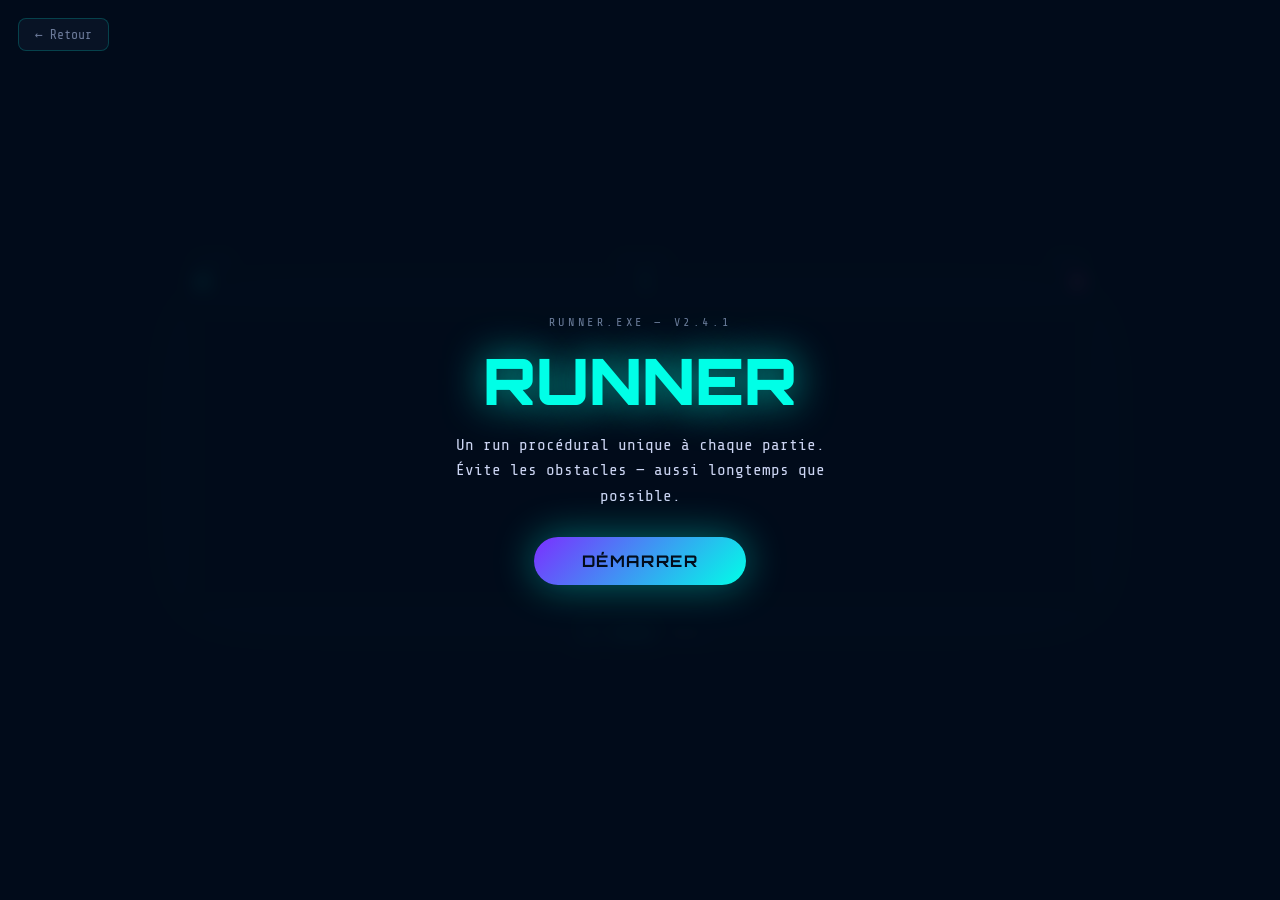
<file: game1.html>
<!DOCTYPE html>
<html lang="fr">
<head>
<meta charset="UTF-8">
<meta name="viewport" content="width=device-width, initial-scale=1.0">
<title>RUNNER.EXE — Game 1</title>
<style>
  @import url('https://fonts.googleapis.com/css2?family=Share+Tech+Mono&family=Orbitron:wght@400;700;900&display=swap');

  *, *::before, *::after { box-sizing: border-box; margin: 0; padding: 0; }

  :root {
    --bg: #020c1b;
    --bg2: #0a1628;
    --accent: #00ffe7;
    --accent2: #ff3cac;
    --accent3: #7b2fff;
    --text: #cdd6f4;
    --muted: #6b7a99;
    --glow: 0 0 20px rgba(0,255,231,0.5);
  }

  html, body {
    height: 100%;
    background: var(--bg);
    color: var(--text);
    font-family: 'Share Tech Mono', monospace;
    overflow: hidden;
    user-select: none;
  }

  /* BACK BUTTON */
  #back-btn {
    position: fixed; top: 18px; left: 18px; z-index: 100;
    font-family: 'Share Tech Mono', monospace;
    font-size: 0.82rem;
    color: var(--muted);
    background: rgba(10,22,40,0.8);
    border: 1px solid rgba(0,255,231,0.2);
    border-radius: 8px;
    padding: 8px 16px;
    cursor: pointer;
    text-decoration: none;
    transition: all 0.2s;
    backdrop-filter: blur(10px);
  }
  #back-btn:hover { color: var(--accent); border-color: var(--accent); box-shadow: var(--glow); }

  /* GAME WRAPPER */
  #game-wrapper {
    width: 100vw; height: 100vh;
    display: flex; flex-direction: column;
    align-items: center; justify-content: center;
    gap: 0;
  }

  /* HUD */
  #hud {
    width: min(900px, 95vw);
    display: flex; justify-content: space-between; align-items: center;
    padding: 0 4px 12px;
  }

  .hud-label { font-size: 0.7rem; color: var(--muted); letter-spacing: 0.15em; text-transform: uppercase; }
  .hud-value { font-family: 'Orbitron', sans-serif; font-size: 1.3rem; font-weight: 700; color: var(--accent); }
  .hud-hi { color: var(--accent2); }

  /* CANVAS */
  #game-canvas {
    display: block;
    border: 1px solid rgba(0,255,231,0.2);
    border-radius: 4px;
    box-shadow: 0 0 60px rgba(0,255,231,0.1), 0 0 120px rgba(123,47,255,0.1);
    image-rendering: pixelated;
  }

  /* CONTROLS HINT */
  #controls {
    margin-top: 14px;
    display: flex; gap: 24px;
    font-size: 0.72rem; color: var(--muted);
  }
  #controls kbd {
    display: inline-flex; align-items: center; justify-content: center;
    min-width: 28px; height: 24px; padding: 0 6px;
    border-radius: 5px;
    background: rgba(0,255,231,0.08);
    border: 1px solid rgba(0,255,231,0.3);
    color: var(--accent);
    font-family: 'Share Tech Mono', monospace;
    font-size: 0.7rem;
    margin-right: 5px;
  }

  /* OVERLAY (start / gameover) */
  #overlay {
    position: fixed; inset: 0; z-index: 50;
    display: flex; flex-direction: column;
    align-items: center; justify-content: center;
    background: rgba(2,12,27,0.92);
    backdrop-filter: blur(8px);
    gap: 20px;
    transition: opacity 0.4s;
  }
  #overlay.hidden { opacity: 0; pointer-events: none; }

  .overlay-tag {
    font-size: 0.75rem; letter-spacing: 0.3em; color: var(--muted); text-transform: uppercase;
  }
  .overlay-title {
    font-family: 'Orbitron', sans-serif;
    font-size: clamp(2rem, 6vw, 4rem);
    font-weight: 900;
    color: var(--accent);
    text-shadow: 0 0 40px rgba(0,255,231,0.7);
    line-height: 1;
  }
  .overlay-sub {
    font-size: 1rem; color: var(--text); max-width: 420px; text-align: center; line-height: 1.6;
  }
  .overlay-score {
    font-family: 'Orbitron', sans-serif;
    font-size: 1.8rem; font-weight: 700;
    color: var(--accent2);
    text-shadow: 0 0 20px rgba(255,60,172,0.6);
  }
  #start-btn {
    margin-top: 8px;
    padding: 14px 48px;
    font-family: 'Orbitron', sans-serif;
    font-size: 1rem; font-weight: 700;
    letter-spacing: 0.1em;
    background: linear-gradient(135deg, var(--accent3), var(--accent));
    color: #020c1b;
    border: none; border-radius: 999px;
    cursor: pointer;
    box-shadow: 0 0 40px rgba(0,255,231,0.4);
    transition: all 0.3s ease;
  }
  #start-btn:hover { transform: scale(1.05); box-shadow: 0 0 60px rgba(0,255,231,0.7); }
</style>
</head>
<body>

<a href="index.html?hub=1" id="back-btn">← Retour</a>

<div id="game-wrapper">
  <div id="hud">
    <div>
      <div class="hud-label">Score</div>
      <div class="hud-value" id="score-display">0</div>
    </div>
    <div style="text-align:center">
      <div class="hud-label">Niveau</div>
      <div class="hud-value" id="level-display">1</div>
    </div>
    <div style="text-align:right">
      <div class="hud-label">Best</div>
      <div class="hud-value hud-hi" id="hi-display">0</div>
    </div>
  </div>
  <canvas id="game-canvas" width="900" height="300"></canvas>
  <div id="controls">
    <span><kbd>↑</kbd><kbd>ESPACE</kbd> Sauter</span>
  </div>
</div>

<!-- OVERLAY -->
<div id="overlay">
  <div class="overlay-tag" id="ov-tag">Runner.exe — v2.4.1</div>
  <div class="overlay-title" id="ov-title">RUNNER</div>
  <div class="overlay-sub" id="ov-sub">Un run procédural unique à chaque partie.<br>Évite les obstacles — aussi longtemps que possible.</div>
  <div class="overlay-score" id="ov-score" style="display:none"></div>
  <button id="start-btn" id="start-btn">DÉMARRER</button>
</div>

<script>
const canvas = document.getElementById('game-canvas');
const ctx = canvas.getContext('2d');
const W = canvas.width, H = canvas.height;

// ---- PALETTE PROCÉDURALE (change à chaque partie) ----
const PALETTES = [
  { bg:'#020c1b', ground:'#00ffe7', player:'#00ffe7', obs:'#ff3cac', star:'#7b2fff', trail:'#00ffe740' },
  { bg:'#0d0005', ground:'#ff3cac', player:'#ff3cac', obs:'#ffe600', star:'#ff3cac', trail:'#ff3cac40' },
  { bg:'#04001a', ground:'#7b2fff', player:'#c084fc', obs:'#00ffe7', star:'#7b2fff', trail:'#7b2fff40' },
  { bg:'#001a08', ground:'#39ff14', player:'#39ff14', obs:'#ff3cac', star:'#39ff14', trail:'#39ff1440' },
  { bg:'#1a0500', ground:'#fb923c', player:'#fb923c', obs:'#7b2fff', star:'#fb923c', trail:'#fb923c40' },
];

// ---- OBSTACLE TEMPLATES (forme procédurale) ----
const OBS_SHAPES = ['rect','cactus','saw','spike','gate'];

// ---- STATE ----
let state = 'idle';
let score = 0, hiScore = parseInt(localStorage.getItem('runner_hi')||'0');
let frame = 0;
let speed = 5;
let pal, obsSeed;
let player, obstacles, particles, stars, groundSegments;

// ---- PLAYER ----
function createPlayer() {
  return {
    x: 120, y: H - 80,
    vy: 0, vx: 0,
    w: 32, h: 36,
    grounded: true,
    crouching: false, // désactivé
    jumpCount: 0,
    trail: [],
    glow: 0,
    alive: true
  };
}

// ---- GROUND (procédural) ----
function buildGround(seed) {
  const segs = [];
  let x = 0;
  const rng = mulberry32(seed);
  // Segments plats + quelques légères variations de hauteur
  const baseY = H - 50;
  while (x < W + 200) {
    const w = 60 + Math.floor(rng() * 80);
    const dh = Math.floor(rng() * 3) === 0 ? (rng() > 0.5 ? 8 : -8) : 0;
    segs.push({ x, w, y: baseY + dh });
    x += w;
  }
  return segs;
}

function mulberry32(a) {
  return function() {
    a |= 0; a = a + 0x6D2B79F5 | 0;
    var t = Math.imul(a ^ a >>> 15, 1 | a);
    t = t + Math.imul(t ^ t >>> 7, 61 | t) ^ t;
    return ((t ^ t >>> 14) >>> 0) / 4294967296;
  }
}

// ---- STARS ----
function buildStars() {
  return Array.from({length: 80}, () => ({
    x: Math.random() * W,
    y: Math.random() * (H * 0.6),
    r: Math.random() * 1.5 + 0.3,
    alpha: Math.random() * 0.6 + 0.2,
    twinkle: Math.random() * Math.PI * 2
  }));
}

// ---- INIT GAME ----
function initGame() {
  const palIdx = Math.floor(Math.random() * PALETTES.length);
  pal = PALETTES[palIdx];
  obsSeed = Math.floor(Math.random() * 99999);
  canvas.style.background = pal.bg;

  score = 0; frame = 0; speed = 5;
  player = createPlayer();
  obstacles = [];
  particles = [];
  stars = buildStars();
  groundSegments = buildGround(obsSeed);

  updateHUD();
}

// ---- OBSTACLE SPAWNER (procédural basé sur seed) ----
let obsTimer = 0, obsInterval = 80;
const obsRng = mulberry32(Date.now());

function spawnObstacle() {
  const shape = OBS_SHAPES[Math.floor(obsRng() * OBS_SHAPES.length)];
  const isHigh = obsRng() > 0.7; // obstacle en hauteur (à esquiver en s'accroupissant)
  const h = isHigh ? 28 + Math.floor(obsRng() * 20) : 30 + Math.floor(obsRng() * 40);
  const w = isHigh ? 60 + Math.floor(obsRng() * 40) : 20 + Math.floor(obsRng() * 28);
  const baseY = H - 50;
  const y = isHigh ? baseY - 60 - Math.floor(obsRng() * 20) : baseY - h;

  obstacles.push({ x: W + 20, y, w, h, shape, isHigh, glow: obsRng() * Math.PI * 2 });
}

// ---- PARTICLE ----
function spawnParticles(x, y, color, n) {
  for (let i = 0; i < n; i++) {
    const angle = Math.random() * Math.PI * 2;
    const spd = 1 + Math.random() * 4;
    particles.push({ x, y, vx: Math.cos(angle)*spd, vy: Math.sin(angle)*spd - 2, alpha:1, color, r: 2+Math.random()*3, life:0, maxLife: 25+Math.floor(Math.random()*20) });
  }
}

// ---- DRAW PLAYER ----
function drawPlayer(p) {
  const w = p.w, h = p.crouching ? p.h * 0.55 : p.h;
  const yOff = p.crouching ? (p.h - h) : 0;
  const px = p.x - w/2, py = p.y - h + yOff;

  // Trail
  p.trail.forEach((t, i) => {
    const a = (i / p.trail.length) * 0.35;
    ctx.save();
    ctx.globalAlpha = a;
    ctx.fillStyle = pal.trail;
    ctx.fillRect(t.x - w/2, t.y - h + yOff, w, h);
    ctx.restore();
  });

  // Glow
  ctx.save();
  ctx.shadowBlur = 18 + Math.sin(frame * 0.1) * 4;
  ctx.shadowColor = pal.player;

  // Corps (style cyberpunk minimal)
  ctx.fillStyle = pal.player;
  ctx.fillRect(px + 3, py + 3, w - 6, h - 3);

  // Détails tête
  ctx.fillStyle = pal.bg;
  ctx.fillRect(px + 8, py + 5, 6, 6); // œil gauche
  ctx.fillRect(px + w - 14, py + 5, 6, 6); // œil droit

  // Visor
  ctx.fillStyle = pal.player;
  ctx.globalAlpha = 0.4;
  ctx.fillRect(px + 6, py + 8, w - 12, 4);

  ctx.restore();

  // Jambes (animation)
  if (p.grounded) {
    const legAnim = Math.sin(frame * 0.35) * 4;
    ctx.fillStyle = pal.player;
    ctx.fillRect(px + 4, py + h - 6, 8, 6 + legAnim);
    ctx.fillRect(px + w - 12, py + h - 6, 8, 6 - legAnim);
  }
}

// ---- DRAW OBSTACLE ----
function drawObstacle(o) {
  ctx.save();
  const g = Math.sin(frame * 0.08 + o.glow) * 0.3 + 0.7;
  ctx.shadowBlur = 14 * g;
  ctx.shadowColor = pal.obs;
  ctx.fillStyle = pal.obs;
  ctx.globalAlpha = g;

  switch(o.shape) {
    case 'rect':
      ctx.fillRect(o.x, o.y, o.w, o.h);
      ctx.fillStyle = pal.bg;
      ctx.globalAlpha = 0.3;
      ctx.fillRect(o.x+4, o.y+4, o.w-8, 4);
      break;
    case 'cactus':
      // Tronc
      ctx.fillStyle = pal.obs;
      ctx.globalAlpha = g;
      ctx.fillRect(o.x + o.w/2 - 5, o.y, 10, o.h);
      // Bras gauche
      ctx.fillRect(o.x, o.y + o.h * 0.3, o.w/2 - 5, 8);
      ctx.fillRect(o.x, o.y + o.h * 0.1, 8, o.h * 0.3);
      // Bras droit
      ctx.fillRect(o.x + o.w/2 + 5, o.y + o.h * 0.3, o.w/2 - 5, 8);
      ctx.fillRect(o.x + o.w - 8, o.y + o.h * 0.1, 8, o.h * 0.3);
      break;
    case 'saw':
      ctx.fillStyle = pal.obs;
      ctx.globalAlpha = g;
      const cx2 = o.x + o.w/2, cy2 = o.y + o.h/2, r2 = Math.min(o.w, o.h)/2;
      ctx.save();
      ctx.translate(cx2, cy2);
      ctx.rotate(frame * 0.05);
      ctx.beginPath();
      for (let i = 0; i < 8; i++) {
        const a1 = (i / 8) * Math.PI * 2;
        const a2 = ((i + 0.5) / 8) * Math.PI * 2;
        ctx.lineTo(Math.cos(a1) * r2, Math.sin(a1) * r2);
        ctx.lineTo(Math.cos(a2) * r2 * 0.55, Math.sin(a2) * r2 * 0.55);
      }
      ctx.closePath();
      ctx.fill();
      ctx.restore();
      break;
    case 'spike':
      ctx.fillStyle = pal.obs;
      ctx.globalAlpha = g;
      const sw = o.w / 3;
      for (let i = 0; i < 3; i++) {
        ctx.beginPath();
        ctx.moveTo(o.x + i * sw, o.y + o.h);
        ctx.lineTo(o.x + i * sw + sw/2, o.y);
        ctx.lineTo(o.x + i * sw + sw, o.y + o.h);
        ctx.closePath();
        ctx.fill();
      }
      break;
    case 'gate':
      ctx.fillStyle = pal.obs;
      ctx.globalAlpha = g;
      // Deux piliers
      ctx.fillRect(o.x, o.y, 12, o.h);
      ctx.fillRect(o.x + o.w - 12, o.y, 12, o.h);
      // Barre du haut (passage en dessous)
      ctx.fillRect(o.x, o.y, o.w, 10);
      break;
  }
  ctx.restore();
}

// ---- GROUND DRAW ----
function drawGround(scrollX) {
  ctx.save();
  ctx.shadowBlur = 8;
  ctx.shadowColor = pal.ground;
  ctx.fillStyle = pal.ground;
  ctx.globalAlpha = 0.85;
  // Ligne principale
  ctx.fillRect(0, H - 50, W, 2);
  // Détails de sol (petits tirets qui défilent)
  const dashW = 24, gapW = 20, period = dashW + gapW;
  const offset = scrollX % period;
  for (let x = -offset; x < W; x += period) {
    ctx.globalAlpha = 0.3;
    ctx.fillRect(x, H - 46, dashW, 1);
  }
  ctx.restore();
}

// ---- STARS DRAW ----
function drawStars() {
  stars.forEach(s => {
    s.twinkle += 0.03;
    const a = s.alpha * (0.6 + 0.4 * Math.sin(s.twinkle));
    ctx.save();
    ctx.globalAlpha = a;
    ctx.fillStyle = pal.star;
    ctx.shadowBlur = 4;
    ctx.shadowColor = pal.star;
    ctx.beginPath();
    ctx.arc(s.x, s.y, s.r, 0, Math.PI * 2);
    ctx.fill();
    ctx.restore();
  });
}

// ---- COLLISION ----
function checkCollision(p, o) {
  const ph = p.crouching ? p.h * 0.55 : p.h;
  const yOff = p.crouching ? (p.h - ph) : 0;
  const px1 = p.x - p.w/2 + 6, px2 = p.x + p.w/2 - 6;
  const py1 = p.y - ph + yOff + 4, py2 = p.y + yOff;
  const ox1 = o.x + 3, ox2 = o.x + o.w - 3;
  const oy1 = o.y + 3, oy2 = o.y + o.h - 3;
  return px1 < ox2 && px2 > ox1 && py1 < oy2 && py2 > oy1;
}

// ---- GROUND Y ----
function getGroundY() { return H - 50; }

// ---- KEYS ----
const keys = {};
document.addEventListener('keydown', e => {
  keys[e.code] = true;
  if (['Space','ArrowUp'].includes(e.code)) e.preventDefault();
  if (state === 'idle' || state === 'gameover') {
    if (['Space','ArrowUp'].includes(e.code)) startGame();
  }
});
document.addEventListener('keyup', e => { keys[e.code] = false; });

function startGame() {
  initGame();
  state = 'playing';
  document.getElementById('overlay').classList.add('hidden');
  loop();
}

document.getElementById('start-btn').addEventListener('click', () => {
  if (state === 'idle' || state === 'gameover') startGame();
});

// ---- GAME OVER ----
function gameOver() {
  state = 'gameover';
  if (score > hiScore) {
    hiScore = score;
    localStorage.setItem('runner_hi', hiScore);
  }
  spawnParticles(player.x, player.y, pal.obs, 24);

  const ov = document.getElementById('overlay');
  document.getElementById('ov-tag').textContent = '// game over';
  document.getElementById('ov-title').textContent = 'GAME OVER';
  document.getElementById('ov-sub').textContent = `Distance parcourue : ${score} m`;
  const s = document.getElementById('ov-score');
  s.style.display = '';
  s.textContent = score > hiScore ? `🏆 Nouveau record : ${score}` : `Meilleur : ${hiScore}`;
  document.getElementById('start-btn').textContent = 'REJOUER';
  ov.classList.remove('hidden');
}

// ---- UPDATE HUD ----
function updateHUD() {
  document.getElementById('score-display').textContent = score;
  document.getElementById('hi-display').textContent = hiScore;
  document.getElementById('level-display').textContent = Math.floor(speed / 2);
}

let scrollX = 0;
let lastTime = 0;

// ---- MAIN LOOP ----
function loop(ts) {
  if (state !== 'playing') return;
  requestAnimationFrame(loop);

  frame++;
  score = Math.floor(frame / 6);
  speed = 5 + score * 0.004; // accélération progressive
  scrollX += speed;

  // Spawn obstacles
  obsTimer++;
  obsInterval = Math.max(40, 90 - score * 0.03);
  if (obsTimer >= obsInterval) {
    obsTimer = 0;
    if (Math.random() > 0.15) spawnObstacle();
  }

  // Player physics
  const p = player;

  // Jump
  if ((keys['ArrowUp'] || keys['Space']) && p.grounded) {
    p.vy = -14;
    p.grounded = false;
    p.jumpCount = 1;
    spawnParticles(p.x, p.y, pal.player, 6);
  }
  // Double jump
  if ((keys['ArrowUp'] || keys['Space']) && !p.grounded && p.jumpCount === 1 && p.vy > -2) {
    p.vy = -11;
    p.jumpCount = 2;
    spawnParticles(p.x, p.y, pal.player, 4);
  }

  // Crouch
  // Crouch removed

  // Gravity
  p.vy += 0.75;
  p.y += p.vy;

  const groundY = getGroundY();
  if (p.y >= groundY) {
    p.y = groundY;
    p.vy = 0;
    p.grounded = true;
    p.jumpCount = 0;
  }

  // Trail
  p.trail.unshift({ x: p.x, y: p.y });
  if (p.trail.length > 8) p.trail.pop();

  // Move obstacles + collision
  for (let i = obstacles.length - 1; i >= 0; i--) {
    obstacles[i].x -= speed;
    if (obstacles[i].x + obstacles[i].w < 0) { obstacles.splice(i, 1); continue; }
    if (checkCollision(p, obstacles[i])) { gameOver(); return; }
  }

  // Particles
  for (let i = particles.length - 1; i >= 0; i--) {
    const pt = particles[i];
    pt.x += pt.vx; pt.y += pt.vy; pt.vy += 0.18;
    pt.life++;
    pt.alpha = 1 - pt.life / pt.maxLife;
    if (pt.life >= pt.maxLife) particles.splice(i, 1);
  }

  // --- DRAW ---
  ctx.clearRect(0, 0, W, H);

  // Background gradient
  const bgGrad = ctx.createLinearGradient(0, 0, 0, H);
  bgGrad.addColorStop(0, pal.bg);
  bgGrad.addColorStop(1, '#000508');
  ctx.fillStyle = bgGrad;
  ctx.fillRect(0, 0, W, H);

  // Scanlines
  ctx.save();
  for (let y = 0; y < H; y += 4) {
    ctx.globalAlpha = 0.03;
    ctx.fillStyle = '#000';
    ctx.fillRect(0, y, W, 1);
  }
  ctx.restore();

  drawStars();
  drawGround(scrollX);

  // Obstacles
  obstacles.forEach(o => drawObstacle(o));

  // Player
  drawPlayer(p);

  // Particles
  particles.forEach(pt => {
    ctx.save();
    ctx.globalAlpha = pt.alpha;
    ctx.fillStyle = pt.color;
    ctx.shadowBlur = 6; ctx.shadowColor = pt.color;
    ctx.beginPath();
    ctx.arc(pt.x, pt.y, pt.r, 0, Math.PI * 2);
    ctx.fill();
    ctx.restore();
  });

  // HUD update every 10 frames
  if (frame % 10 === 0) updateHUD();

  // Speed line effect at high speed
  if (speed > 10) {
    ctx.save();
    ctx.globalAlpha = (speed - 10) * 0.008;
    ctx.strokeStyle = pal.ground;
    ctx.lineWidth = 1;
    for (let i = 0; i < 6; i++) {
      const ly = 60 + Math.random() * (H - 120);
      ctx.beginPath();
      ctx.moveTo(W * 0.5, ly);
      ctx.lineTo(W * 0.5 - 80, ly);
      ctx.stroke();
    }
    ctx.restore();
  }
}
</script>
</body>
</html>
</file>
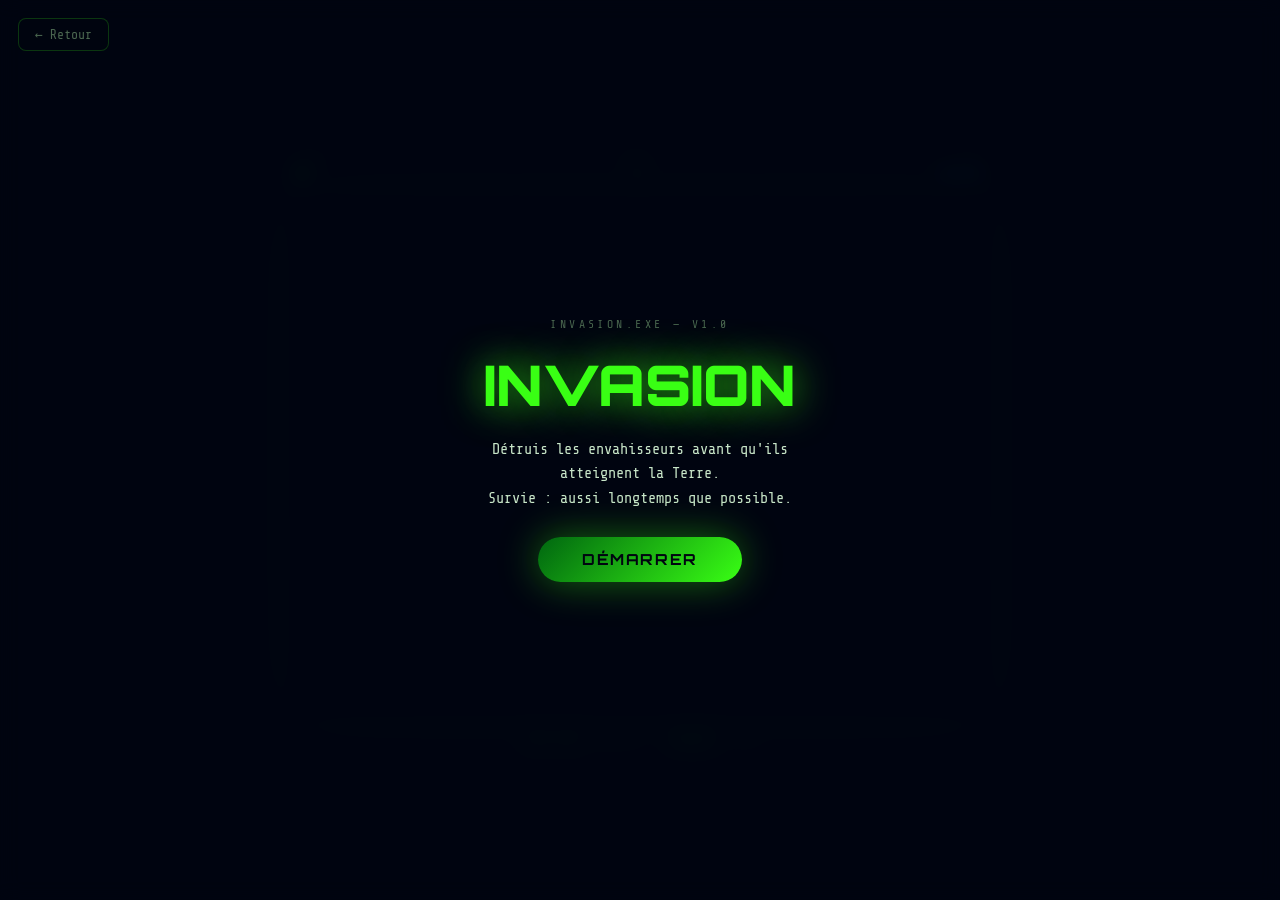
<file: game2.html>
<!DOCTYPE html>
<html lang="fr">
<head>
<meta charset="UTF-8">
<meta name="viewport" content="width=device-width, initial-scale=1.0">
<title>INVASION.EXE — Game 2</title>
<style>
  @import url('https://fonts.googleapis.com/css2?family=Share+Tech+Mono&family=Orbitron:wght@400;700;900&display=swap');

  *, *::before, *::after { box-sizing: border-box; margin: 0; padding: 0; }

  :root {
    --bg: #000510;
    --accent: #39ff14;
    --accent2: #ff3cac;
    --accent3: #00cfff;
    --text: #c8e6c9;
    --muted: #4a6650;
  }

  html, body {
    height: 100%;
    background: var(--bg);
    color: var(--text);
    font-family: 'Share Tech Mono', monospace;
    overflow: hidden;
    user-select: none;
  }

  #back-btn {
    position: fixed; top: 18px; left: 18px; z-index: 100;
    font-family: 'Share Tech Mono', monospace; font-size: 0.82rem;
    color: var(--muted);
    background: rgba(0,5,16,0.8);
    border: 1px solid rgba(57,255,20,0.2); border-radius: 8px;
    padding: 8px 16px; cursor: pointer; text-decoration: none;
    transition: all 0.2s; backdrop-filter: blur(10px);
  }
  #back-btn:hover { color: var(--accent); border-color: var(--accent); box-shadow: 0 0 14px rgba(57,255,20,0.4); }

  #game-wrapper {
    width: 100vw; height: 100vh;
    display: flex; flex-direction: column;
    align-items: center; justify-content: center;
  }

  #hud {
    width: min(700px, 95vw);
    display: flex; justify-content: space-between; align-items: center;
    padding: 0 4px 10px;
  }
  .hud-label { font-size: 0.68rem; color: var(--muted); letter-spacing: 0.15em; text-transform: uppercase; }
  .hud-value { font-family: 'Orbitron', sans-serif; font-size: 1.2rem; font-weight: 700; color: var(--accent); }
  .hud-hi { color: var(--accent2); }
  .hud-lives { color: var(--accent3); letter-spacing: 4px; }

  #game-canvas {
    display: block;
    border: 1px solid rgba(57,255,20,0.25);
    border-radius: 4px;
    box-shadow: 0 0 60px rgba(57,255,20,0.12), 0 0 120px rgba(0,207,255,0.08);
    image-rendering: pixelated;
  }

  #controls {
    margin-top: 12px;
    display: flex; gap: 24px;
    font-size: 0.72rem; color: var(--muted);
  }
  #controls kbd {
    display: inline-flex; align-items: center; justify-content: center;
    min-width: 28px; height: 24px; padding: 0 6px;
    border-radius: 5px;
    background: rgba(57,255,20,0.08);
    border: 1px solid rgba(57,255,20,0.3);
    color: var(--accent); font-family: 'Share Tech Mono', monospace;
    font-size: 0.7rem; margin-right: 5px;
  }

  #overlay {
    position: fixed; inset: 0; z-index: 50;
    display: flex; flex-direction: column;
    align-items: center; justify-content: center;
    background: rgba(0,5,16,0.94);
    backdrop-filter: blur(10px);
    gap: 18px; transition: opacity 0.4s;
  }
  #overlay.hidden { opacity: 0; pointer-events: none; }

  .overlay-tag { font-size: 0.72rem; letter-spacing: 0.3em; color: var(--muted); text-transform: uppercase; }
  .overlay-title {
    font-family: 'Orbitron', sans-serif;
    font-size: clamp(2rem, 5vw, 3.5rem); font-weight: 900;
    color: var(--accent);
    text-shadow: 0 0 40px rgba(57,255,20,0.8);
  }
  .overlay-sub { font-size: 0.95rem; color: var(--text); text-align: center; line-height: 1.6; max-width: 380px; }
  .overlay-score {
    font-family: 'Orbitron', sans-serif;
    font-size: 1.6rem; font-weight: 700;
    color: var(--accent2);
    text-shadow: 0 0 20px rgba(255,60,172,0.6);
  }
  #start-btn {
    margin-top: 8px;
    padding: 13px 44px;
    font-family: 'Orbitron', sans-serif; font-size: 0.95rem; font-weight: 700; letter-spacing: 0.1em;
    background: linear-gradient(135deg, #006610, var(--accent));
    color: #000510; border: none; border-radius: 999px; cursor: pointer;
    box-shadow: 0 0 40px rgba(57,255,20,0.4);
    transition: all 0.3s ease;
  }
  #start-btn:hover { transform: scale(1.05); box-shadow: 0 0 60px rgba(57,255,20,0.7); }
</style>
</head>
<body>

<a href="index.html?hub=1" id="back-btn">← Retour</a>

<div id="game-wrapper">
  <div id="hud">
    <div>
      <div class="hud-label">Score</div>
      <div class="hud-value" id="score-display">0</div>
    </div>
    <div style="text-align:center">
      <div class="hud-label">Vague</div>
      <div class="hud-value" id="wave-display">1</div>
    </div>
    <div style="text-align:right">
      <div class="hud-label">Vies</div>
      <div class="hud-value hud-lives" id="lives-display">♥♥♥</div>
    </div>
  </div>
  <canvas id="game-canvas" width="700" height="520"></canvas>
  <div id="controls">
    <span><kbd>←</kbd><kbd>→</kbd> Déplacer</span>
    <span><kbd>ESPACE</kbd> Tirer</span>
  </div>
</div>

<div id="overlay">
  <div class="overlay-tag" id="ov-tag">invasion.exe — v1.0</div>
  <div class="overlay-title" id="ov-title">INVASION</div>
  <div class="overlay-sub" id="ov-sub">Détruis les envahisseurs avant qu'ils atteignent la Terre.<br>Survie : aussi longtemps que possible.</div>
  <div class="overlay-score" id="ov-score" style="display:none"></div>
  <button id="start-btn">DÉMARRER</button>
</div>

<script>
const canvas = document.getElementById('game-canvas');
const ctx = canvas.getContext('2d');
const W = canvas.width, H = canvas.height;

// ---- PALETTE (change par vague) ----
const WAVE_COLORS = [
  { inv: '#39ff14', bullet: '#39ff14', player: '#00cfff', pbullet: '#ff3cac', bg: '#000510' },
  { inv: '#ff3cac', bullet: '#ff3cac', player: '#39ff14', pbullet: '#00cfff', bg: '#050010' },
  { inv: '#00cfff', bullet: '#00cfff', player: '#ff3cac', pbullet: '#39ff14', bg: '#000810' },
  { inv: '#ffe600', bullet: '#ffe600', player: '#7b2fff', pbullet: '#ff3cac', bg: '#0a0500' },
];

// ---- STATE ----
let state = 'idle';
let score = 0, hiScore = parseInt(localStorage.getItem('invasion_hi')||'0');
let lives = 3, wave = 1;
let frame = 0;
let pal;

let player, invaders, playerBullets, invBullets, particles, shields, stars;
let invDir = 1, invDropTimer = 0, invShootTimer = 0;
let invSpeed = 0.5;

const PLAYER_SPEED = 5;
const SHIELD_COUNT = 4;

// ---- INVADER SPRITES (pixel art 11x8 via arrays) ----
const INV_TYPES = [
  // Type A — haut (gros yeux ronds)
  (x, y, c, f) => {
    ctx.fillStyle = c;
    // Corps
    ctx.fillRect(x+2,y+0, 6,1); ctx.fillRect(x+1,y+1, 8,1);
    ctx.fillRect(x+0,y+2,10,1); ctx.fillRect(x+1,y+3, 8,1);
    ctx.fillRect(x+0,y+4,10,1);
    // Yeux
    ctx.fillStyle = '#000';
    ctx.fillRect(x+2,y+2, 2,2); ctx.fillRect(x+6,y+2, 2,2);
    // Pattes animées
    ctx.fillStyle = c;
    if (f % 2 === 0) {
      ctx.fillRect(x+1,y+5,2,2); ctx.fillRect(x+4,y+5,2,2); ctx.fillRect(x+7,y+5,2,2);
    } else {
      ctx.fillRect(x+2,y+5,2,2); ctx.fillRect(x+5,y+5,2,2); ctx.fillRect(x+8,y+5,2,2);
    }
  },
  // Type B — milieu (antennes)
  (x, y, c, f) => {
    ctx.fillStyle = c;
    ctx.fillRect(x+1,y+0,2,1); ctx.fillRect(x+7,y+0,2,1);
    ctx.fillRect(x+1,y+1,8,1); ctx.fillRect(x+0,y+2,10,1);
    ctx.fillRect(x+0,y+3,10,1); ctx.fillRect(x+2,y+4,6,1);
    ctx.fillStyle = '#000';
    ctx.fillRect(x+3,y+2,2,2); ctx.fillRect(x+5,y+2,2,2);
    ctx.fillStyle = c;
    if (f % 2 === 0) {
      ctx.fillRect(x+0,y+5,3,2); ctx.fillRect(x+7,y+5,3,2);
    } else {
      ctx.fillRect(x+1,y+5,3,2); ctx.fillRect(x+6,y+5,3,2);
    }
  },
  // Type C — bas (boss-like)
  (x, y, c, f) => {
    ctx.fillStyle = c;
    ctx.fillRect(x+0,y+1,10,1); ctx.fillRect(x+0,y+2,10,1);
    ctx.fillRect(x+1,y+3,8,1); ctx.fillRect(x+2,y+4,6,1);
    ctx.fillRect(x+1,y+0,3,1); ctx.fillRect(x+6,y+0,3,1);
    ctx.fillStyle = '#000';
    ctx.fillRect(x+2,y+2,2,1); ctx.fillRect(x+6,y+2,2,1);
    ctx.fillStyle = c;
    if (f % 2 === 0) {
      ctx.fillRect(x+1,y+5,2,1); ctx.fillRect(x+4,y+5,2,1); ctx.fillRect(x+7,y+5,2,1);
    } else {
      ctx.fillRect(x+2,y+5,2,1); ctx.fillRect(x+3,y+5,2,1); ctx.fillRect(x+6,y+5,2,1);
    }
  }
];

// ---- INIT ----
function initGame() {
  score = 0; lives = 3; wave = 1; frame = 0;
  pal = WAVE_COLORS[0];
  buildWave();
  playerBullets = []; invBullets = []; particles = [];
  stars = Array.from({length:80}, () => ({
    x: Math.random()*W, y: Math.random()*H*0.7,
    r: Math.random()*1.2+0.3, a: Math.random()*0.5+0.2
  }));
  player = { x: W/2, y: H-40, w: 36, h: 22, shootCooldown: 0 };
  buildShields();
  updateHUD();
}

function buildWave() {
  pal = WAVE_COLORS[(wave-1) % WAVE_COLORS.length];
  invaders = [];
  invDir = 1; invSpeed = 0.5 + wave * 0.18;
  const cols = 11, rows = 5;
  const startX = 40, startY = 60;
  const gapX = 54, gapY = 40;
  for (let r = 0; r < rows; r++) {
    for (let c = 0; c < cols; c++) {
      const type = r < 1 ? 0 : r < 3 ? 1 : 2;
      const pts = type === 0 ? 30 : type === 1 ? 20 : 10;
      invaders.push({
        x: startX + c * gapX, y: startY + r * gapY,
        w: 36, h: 28, type, pts, alive: true
      });
    }
  }
  playerBullets = []; invBullets = [];
}

function buildShields() {
  shields = [];
  const gapX = W / (SHIELD_COUNT + 1);
  for (let i = 0; i < SHIELD_COUNT; i++) {
    const sx = gapX * (i+1) - 28;
    const sy = H - 100;
    // Chaque bouclier = grille de blocs 8x5
    const blocks = [];
    for (let bx = 0; bx < 8; bx++) {
      for (let by = 0; by < 5; by++) {
        // Découper les coins
        if ((bx < 2 && by === 4) || (bx >= 6 && by === 4)) continue;
        if ((bx < 1 && by === 3) || (bx >= 7 && by === 3)) continue;
        blocks.push({ bx, by, alive: true });
      }
    }
    shields.push({ x: sx, y: sy, blocks });
  }
}

// ---- PARTICLES ----
function spawnParticles(x, y, color, n, big) {
  for (let i = 0; i < n; i++) {
    const a = Math.random() * Math.PI * 2;
    const s = big ? (1.5 + Math.random() * 5) : (1 + Math.random() * 3);
    particles.push({ x, y, vx: Math.cos(a)*s, vy: Math.sin(a)*s - (big?1:0.5),
      alpha: 1, r: big ? (2+Math.random()*4) : (1+Math.random()*2),
      color, life: 0, maxLife: big ? 35 : 22 });
  }
}

// ---- DRAW PLAYER ----
function drawPlayer(p) {
  const S = 3;
  const px = Math.round(p.x - p.w/2), py = Math.round(p.y - p.h/2);
  ctx.save();
  ctx.shadowBlur = 16; ctx.shadowColor = pal.player;
  ctx.fillStyle = pal.player;
  // Canon
  ctx.fillRect(px + 15, py, 6, S*2);
  // Corps principal
  ctx.fillRect(px + 6, py + S*2, 24, S*3);
  ctx.fillRect(px, py + S*3+3, 36, S*2);
  // Cockpit (foncé)
  ctx.fillStyle = '#000';
  ctx.fillRect(px + 13, py + S*2, 10, S*2);
  ctx.restore();
}

// ---- DRAW SHIELD ----
function drawShields() {
  shields.forEach(s => {
    s.blocks.forEach(b => {
      if (!b.alive) return;
      ctx.save();
      ctx.fillStyle = pal.player;
      ctx.globalAlpha = 0.8;
      ctx.shadowBlur = 4; ctx.shadowColor = pal.player;
      ctx.fillRect(s.x + b.bx * 7, s.y + b.by * 7, 7, 7);
      ctx.restore();
    });
  });
}

// ---- HUD ----
function updateHUD() {
  document.getElementById('score-display').textContent = score;
  document.getElementById('wave-display').textContent = wave;
  document.getElementById('lives-display').textContent = '♥'.repeat(Math.max(0, lives));
}

// ---- KEYS ----
const keys = {};
document.addEventListener('keydown', e => {
  keys[e.code] = true;
  if (e.code === 'Space') e.preventDefault();
  if ((state === 'idle' || state === 'gameover') && e.code === 'Space') startGame();
});
document.addEventListener('keyup', e => { keys[e.code] = false; });

document.getElementById('start-btn').addEventListener('click', () => {
  if (state === 'idle' || state === 'gameover') startGame();
});

function startGame() {
  initGame();
  state = 'playing';
  document.getElementById('overlay').classList.add('hidden');
  requestAnimationFrame(loop);
}

// ---- GAME OVER / WIN ----
function showOver(msg) {
  state = 'gameover';
  if (score > hiScore) { hiScore = score; localStorage.setItem('invasion_hi', hiScore); }
  const ov = document.getElementById('overlay');
  document.getElementById('ov-tag').textContent = msg === 'win' ? '// vague terminée' : '// game over';
  document.getElementById('ov-title').textContent = msg === 'win' ? 'VAGUE LIBRE' : 'GAME OVER';
  document.getElementById('ov-sub').textContent = msg === 'win' ? `Vague ${wave} terminée ! Score : ${score}` : `Tu as résisté jusqu'à la vague ${wave}. Score : ${score}`;
  const s = document.getElementById('ov-score');
  s.style.display = '';
  s.textContent = score >= hiScore ? `🏆 Record : ${score}` : `Best : ${hiScore}`;
  document.getElementById('start-btn').textContent = 'REJOUER';
  ov.classList.remove('hidden');
}

function nextWave() {
  wave++;
  buildWave();
  buildShields();
}

// ---- BULLET HIT SHIELD ----
// Teste chaque pixel du trajet du projectile (sweep) pour ne rater aucun bloc
// bx/by = position actuelle, vy = vitesse (peut sauter plusieurs pixels)
// Retourne true si un bloc est touché (et le détruit)
function hitShield(bx, by, vy) {
  const steps = Math.ceil(Math.abs(vy)) + 1;
  for (let step = 0; step <= steps; step++) {
    const testY = by - vy + (vy / steps) * step; // interpolation sur le trajet
    for (const s of shields) {
      for (const b of s.blocks) {
        if (!b.alive) continue;
        const blkX = s.x + b.bx * 7, blkY = s.y + b.by * 7;
        if (bx >= blkX && bx < blkX + 7 && testY >= blkY && testY < blkY + 7) {
          b.alive = false;
          return true;
        }
      }
    }
  }
  return false;
}

// ---- MAIN LOOP ----
function loop() {
  if (state !== 'playing') return;
  requestAnimationFrame(loop);
  frame++;

  // --- PLAYER MOVE ---
  if (keys['ArrowLeft'])  player.x = Math.max(player.w/2, player.x - PLAYER_SPEED);
  if (keys['ArrowRight']) player.x = Math.min(W - player.w/2, player.x + PLAYER_SPEED);

  // --- PLAYER SHOOT ---
  player.shootCooldown = Math.max(0, player.shootCooldown - 1);
  if (keys['Space'] && player.shootCooldown === 0) {
    playerBullets.push({ x: player.x, y: player.y - player.h/2 - 4, vy: -10 });
    player.shootCooldown = 20;
  }

  // --- INVADER MOVE ---
  let hitEdge = false;
  const aliveInv = invaders.filter(i => i.alive);
  if (aliveInv.length === 0) { nextWave(); return; }

  aliveInv.forEach(inv => {
    inv.x += invDir * invSpeed;
    if (inv.x + inv.w >= W - 8 || inv.x <= 8) hitEdge = true;
  });

  if (hitEdge) {
    invDir *= -1;
    aliveInv.forEach(inv => { inv.y += 14; });
  }

  // Check invaders reached bottom → lose life
  aliveInv.forEach(inv => {
    if (inv.y + inv.h >= player.y - player.h/2) {
      lives--; updateHUD();
      spawnParticles(player.x, player.y, pal.player, 20, true);
      if (lives <= 0) { showOver('lose'); return; }
    }
  });

  // --- INVADER SHOOT ---
  invShootTimer++;
  const shootInterval = Math.max(18, 55 - wave * 4);
  if (invShootTimer >= shootInterval) {
    invShootTimer = 0;
    const shooters = aliveInv.filter(inv => {
      const col = Math.round((inv.x - 40) / 54);
      const frontInv = aliveInv.filter(i => Math.round((i.x - 40) / 54) === col);
      return frontInv.length > 0 && inv === frontInv[frontInv.length - 1];
    });
    if (shooters.length > 0) {
      const shooter = shooters[Math.floor(Math.random() * shooters.length)];
      invBullets.push({ x: shooter.x + shooter.w/2, y: shooter.y + shooter.h, vy: 4 + wave * 0.4 });
    }
  }

  // --- PLAYER BULLETS ---
  for (let i = playerBullets.length - 1; i >= 0; i--) {
    const b = playerBullets[i];
    b.y += b.vy;
    if (b.y < 0) { playerBullets.splice(i, 1); continue; }

    // Hit invader
    let hit = false;
    for (let j = invaders.length - 1; j >= 0; j--) {
      const inv = invaders[j];
      if (!inv.alive) continue;
      if (b.x >= inv.x && b.x <= inv.x + inv.w && b.y >= inv.y && b.y <= inv.y + inv.h) {
        inv.alive = false;
        score += inv.pts * wave;
        spawnParticles(inv.x + inv.w/2, inv.y + inv.h/2, pal.inv, 12, false);
        playerBullets.splice(i, 1);
        hit = true;
        break;
      }
    }
    if (hit) continue;

    // Hit shield → détruit 1 bloc et stoppe le projectile
    if (hitShield(b.x, b.y, b.vy)) {
      playerBullets.splice(i, 1);
      continue;
    }
  }

  // --- INVADER BULLETS ---
  for (let i = invBullets.length - 1; i >= 0; i--) {
    const b = invBullets[i];
    b.y += b.vy;
    if (b.y > H) { invBullets.splice(i, 1); continue; }

    // Hit player
    if (Math.abs(b.x - player.x) < player.w/2 && b.y >= player.y - player.h && b.y <= player.y + 4) {
      lives--;
      updateHUD();
      spawnParticles(player.x, player.y, pal.player, 18, true);
      invBullets.splice(i, 1);
      if (lives <= 0) { showOver('lose'); return; }
      continue;
    }

    // Hit shield → détruit 1 bloc et stoppe le projectile
    if (hitShield(b.x, b.y, b.vy)) {
      invBullets.splice(i, 1);
      continue;
    }
  }

  // --- PARTICLES ---
  for (let i = particles.length - 1; i >= 0; i--) {
    const p = particles[i];
    p.x += p.vx; p.y += p.vy; p.vy += 0.1;
    p.life++;
    p.alpha = 1 - p.life / p.maxLife;
    if (p.life >= p.maxLife) particles.splice(i, 1);
  }

  if (score > hiScore) { hiScore = score; localStorage.setItem('invasion_hi', hiScore); }
  if (frame % 8 === 0) updateHUD();

  // --- DRAW ---
  ctx.clearRect(0, 0, W, H);

  // BG
  const bgGrad = ctx.createLinearGradient(0, 0, 0, H);
  bgGrad.addColorStop(0, '#000510'); bgGrad.addColorStop(1, '#000208');
  ctx.fillStyle = bgGrad;
  ctx.fillRect(0, 0, W, H);

  // Scanlines
  ctx.save();
  for (let y = 0; y < H; y += 3) {
    ctx.globalAlpha = 0.025;
    ctx.fillStyle = '#000';
    ctx.fillRect(0, y, W, 1);
  }
  ctx.restore();

  // Stars
  stars.forEach(s => {
    ctx.save();
    ctx.globalAlpha = s.a * (0.5 + 0.5 * Math.sin(frame * 0.04 + s.x));
    ctx.fillStyle = pal.inv;
    ctx.shadowBlur = 3; ctx.shadowColor = pal.inv;
    ctx.beginPath(); ctx.arc(s.x, s.y, s.r, 0, Math.PI*2); ctx.fill();
    ctx.restore();
  });

  // Ground line
  ctx.save();
  ctx.strokeStyle = pal.player;
  ctx.globalAlpha = 0.5; ctx.lineWidth = 1;
  ctx.shadowBlur = 8; ctx.shadowColor = pal.player;
  ctx.beginPath(); ctx.moveTo(0, H - 30); ctx.lineTo(W, H - 30); ctx.stroke();
  ctx.restore();

  // Shields
  drawShields();

  // Invaders
  const animFrame = Math.floor(frame / 18) % 2;
  const S = 3;
  invaders.forEach(inv => {
    if (!inv.alive) return;
    ctx.save();
    ctx.shadowBlur = 8 + Math.sin(frame*0.07) * 3;
    ctx.shadowColor = pal.inv;
    ctx.scale(S, S);
    INV_TYPES[inv.type](Math.floor(inv.x / S), Math.floor(inv.y / S), pal.inv, animFrame);
    ctx.restore();
  });

  // Player bullets
  playerBullets.forEach(b => {
    ctx.save();
    ctx.fillStyle = pal.pbullet;
    ctx.shadowBlur = 10; ctx.shadowColor = pal.pbullet;
    ctx.fillRect(b.x - 2, b.y, 4, 14);
    ctx.restore();
  });

  // Invader bullets
  invBullets.forEach(b => {
    ctx.save();
    ctx.fillStyle = pal.bullet;
    ctx.shadowBlur = 10; ctx.shadowColor = pal.bullet;
    // Forme zigzag
    ctx.fillRect(b.x - 2, b.y, 4, 8);
    ctx.fillRect(b.x + 2, b.y + 4, 4, 8);
    ctx.restore();
  });

  // Player
  drawPlayer(player);

  // Particles
  particles.forEach(pt => {
    ctx.save();
    ctx.globalAlpha = pt.alpha;
    ctx.fillStyle = pt.color;
    ctx.shadowBlur = 6; ctx.shadowColor = pt.color;
    ctx.beginPath(); ctx.arc(pt.x, pt.y, pt.r, 0, Math.PI*2); ctx.fill();
    ctx.restore();
  });
}
</script>
</body>
</html>
</file>
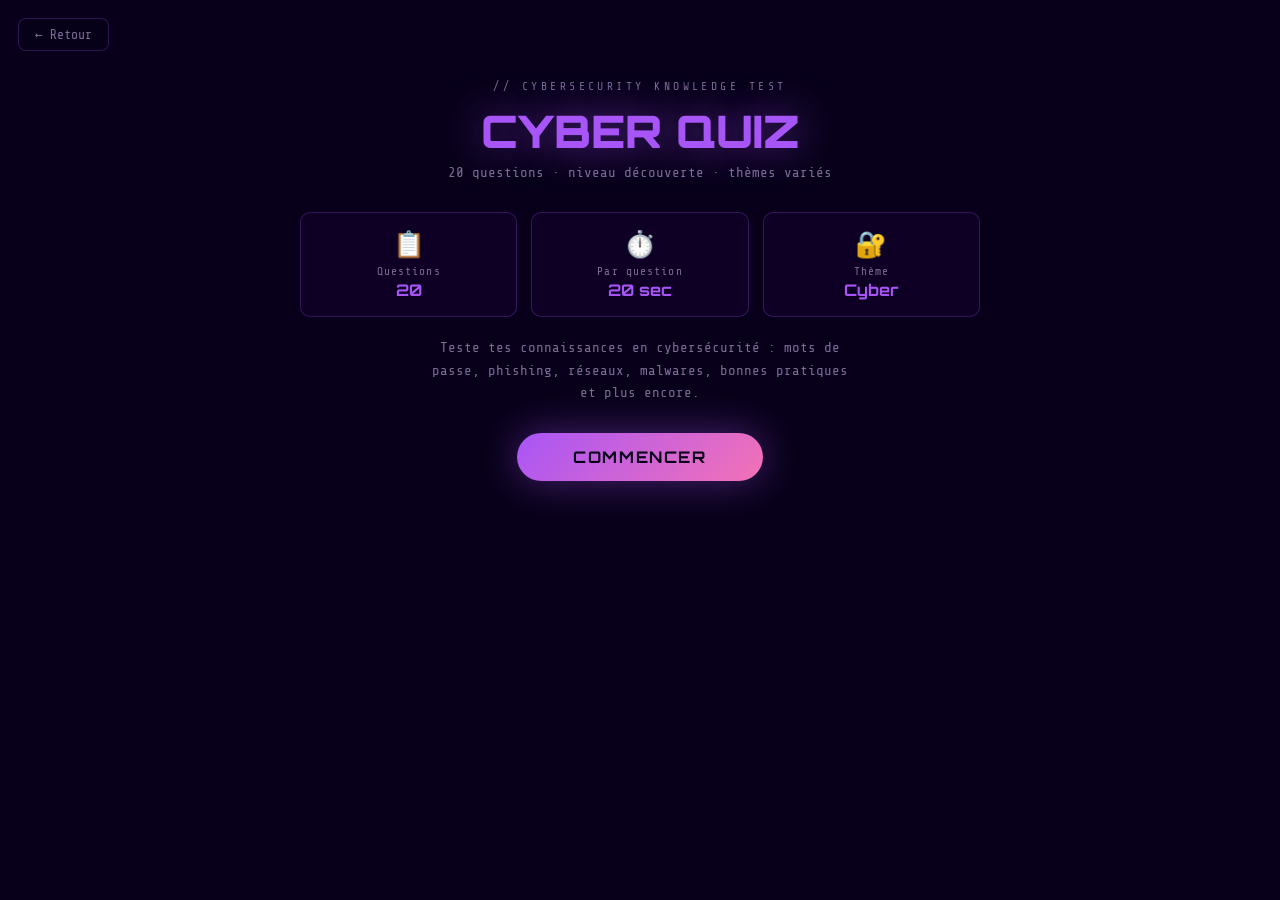
<file: game3.html>
<!DOCTYPE html>
<html lang="fr">
<head>
<meta charset="UTF-8">
<meta name="viewport" content="width=device-width, initial-scale=1.0">
<title>CYBER QUIZ — Game 3</title>
<style>
  @import url('https://fonts.googleapis.com/css2?family=Share+Tech+Mono&family=Orbitron:wght@400;700;900&display=swap');

  *, *::before, *::after { box-sizing: border-box; margin: 0; padding: 0; }

  :root {
    --bg: #08001a;
    --bg2: #110028;
    --accent: #a855f7;
    --accent2: #f472b6;
    --ok: #39ff14;
    --ko: #ff3c3c;
    --text: #e2d9f3;
    --muted: #7c6c96;
    --border: rgba(168,85,247,0.25);
  }

  html, body {
    min-height: 100%; background: var(--bg);
    color: var(--text);
    font-family: 'Share Tech Mono', monospace;
    overflow-x: hidden;
  }

  body {
    display: flex; flex-direction: column;
    align-items: center; justify-content: flex-start;
    padding: 20px 16px 40px;
  }

  #back-btn {
    position: fixed; top: 18px; left: 18px; z-index: 100;
    font-family: 'Share Tech Mono', monospace; font-size: 0.82rem;
    color: var(--muted);
    background: rgba(8,0,26,0.85);
    border: 1px solid var(--border); border-radius: 8px;
    padding: 8px 16px; cursor: pointer; text-decoration: none;
    transition: all 0.2s; backdrop-filter: blur(10px);
  }
  #back-btn:hover { color: var(--accent); border-color: var(--accent); box-shadow: 0 0 14px rgba(168,85,247,0.4); }

  /* HEADER */
  .quiz-header {
    margin-top: 60px;
    text-align: center;
    margin-bottom: 32px;
  }
  .quiz-tag {
    font-size: 0.72rem; letter-spacing: 0.3em; color: var(--muted);
    text-transform: uppercase; margin-bottom: 10px;
  }
  .quiz-title {
    font-family: 'Orbitron', sans-serif;
    font-size: clamp(1.6rem, 4vw, 2.8rem);
    font-weight: 900; color: var(--accent);
    text-shadow: 0 0 40px rgba(168,85,247,0.6);
    margin-bottom: 6px;
  }
  .quiz-sub { font-size: 0.88rem; color: var(--muted); }

  /* PROGRESS */
  #progress-wrap {
    width: min(680px, 100%);
    display: flex; align-items: center; gap: 12px;
    margin-bottom: 24px;
  }
  #progress-bar-outer {
    flex: 1; height: 6px; border-radius: 999px;
    background: rgba(168,85,247,0.15);
    border: 1px solid var(--border);
    overflow: hidden;
  }
  #progress-bar-inner {
    height: 100%; border-radius: 999px;
    background: linear-gradient(90deg, var(--accent), var(--accent2));
    box-shadow: 0 0 12px rgba(168,85,247,0.5);
    transition: width 0.4s ease;
    width: 0%;
  }
  #progress-label { font-size: 0.78rem; color: var(--muted); white-space: nowrap; }

  /* SCORE BAR */
  #score-bar {
    width: min(680px, 100%);
    display: flex; justify-content: space-between; align-items: center;
    margin-bottom: 28px;
    padding: 10px 18px;
    background: rgba(17,0,40,0.8);
    border: 1px solid var(--border); border-radius: 10px;
    font-size: 0.82rem;
  }
  .sb-item { display: flex; gap: 8px; align-items: center; }
  .sb-dot-ok { width:8px;height:8px;border-radius:50%;background:var(--ok);box-shadow:0 0 8px var(--ok); }
  .sb-dot-ko { width:8px;height:8px;border-radius:50%;background:var(--ko);box-shadow:0 0 8px var(--ko); }
  .sb-val { font-family:'Orbitron',sans-serif;font-weight:700;font-size:1rem;color:var(--text); }
  #timer-circle {
    width: 42px; height: 42px;
    border-radius: 50%;
    border: 2px solid var(--accent);
    display: flex; align-items: center; justify-content: center;
    font-family: 'Orbitron', sans-serif; font-weight: 700; font-size: 1rem;
    color: var(--accent);
    box-shadow: 0 0 14px rgba(168,85,247,0.4);
    transition: color 0.3s, border-color 0.3s, box-shadow 0.3s;
  }
  #timer-circle.urgent { color: var(--ko); border-color: var(--ko); box-shadow: 0 0 14px rgba(255,60,60,0.6); }

  /* QUESTION CARD */
  #question-card {
    width: min(680px, 100%);
    background: rgba(17,0,40,0.9);
    border: 1px solid var(--border);
    border-radius: 16px;
    padding: 32px 28px 28px;
    box-shadow: 0 0 60px rgba(168,85,247,0.1);
    margin-bottom: 20px;
    transition: opacity 0.3s;
  }

  .q-category {
    font-size: 0.7rem; letter-spacing: 0.2em; color: var(--accent2);
    text-transform: uppercase; margin-bottom: 12px;
  }
  .q-text {
    font-size: clamp(1rem, 2.5vw, 1.2rem);
    line-height: 1.6; color: var(--text);
    margin-bottom: 28px;
    min-height: 3em;
  }

  .answers {
    display: grid; grid-template-columns: 1fr 1fr; gap: 12px;
  }

  .answer-btn {
    padding: 14px 16px;
    background: rgba(168,85,247,0.07);
    border: 1px solid var(--border);
    border-radius: 10px;
    color: var(--text);
    font-family: 'Share Tech Mono', monospace;
    font-size: 0.88rem;
    cursor: pointer;
    text-align: left;
    line-height: 1.45;
    transition: all 0.2s ease;
    position: relative;
    overflow: hidden;
  }
  .answer-btn::before {
    content: '';
    position: absolute; inset: 0;
    background: linear-gradient(135deg, transparent, rgba(168,85,247,0.12), transparent);
    opacity: 0; transition: opacity 0.2s;
  }
  .answer-btn:hover:not(:disabled) {
    border-color: var(--accent);
    background: rgba(168,85,247,0.15);
    transform: translateY(-2px);
    box-shadow: 0 8px 24px rgba(168,85,247,0.2);
  }
  .answer-btn:hover:not(:disabled)::before { opacity: 1; }
  .answer-btn:disabled { cursor: default; }

  .answer-btn.correct {
    border-color: var(--ok) !important;
    background: rgba(57,255,20,0.1) !important;
    color: var(--ok) !important;
    box-shadow: 0 0 20px rgba(57,255,20,0.3) !important;
  }
  .answer-btn.wrong {
    border-color: var(--ko) !important;
    background: rgba(255,60,60,0.1) !important;
    color: var(--ko) !important;
  }

  /* FEEDBACK */
  #feedback {
    width: min(680px, 100%);
    padding: 14px 20px;
    border-radius: 10px;
    font-size: 0.9rem;
    line-height: 1.5;
    display: none;
    margin-bottom: 16px;
  }
  #feedback.show-ok {
    display: block;
    background: rgba(57,255,20,0.08);
    border: 1px solid rgba(57,255,20,0.4);
    color: var(--ok);
  }
  #feedback.show-ko {
    display: block;
    background: rgba(255,60,60,0.08);
    border: 1px solid rgba(255,60,60,0.4);
    color: #ff7070;
  }

  #next-btn {
    display: none;
    width: min(680px, 100%);
    padding: 14px;
    font-family: 'Orbitron', sans-serif; font-size: 0.95rem; font-weight: 700;
    letter-spacing: 0.08em;
    background: linear-gradient(135deg, var(--bg2), rgba(168,85,247,0.3));
    color: var(--accent);
    border: 1px solid var(--accent);
    border-radius: 10px; cursor: pointer;
    transition: all 0.3s ease;
    box-shadow: 0 0 20px rgba(168,85,247,0.2);
  }
  #next-btn:hover { background: rgba(168,85,247,0.2); box-shadow: 0 0 40px rgba(168,85,247,0.4); }

  /* RESULTS SCREEN */
  #results {
    display: none;
    width: min(680px, 100%);
    flex-direction: column; align-items: center;
    gap: 20px; text-align: center;
  }
  .result-circle {
    width: 120px; height: 120px; border-radius: 50%;
    border: 3px solid var(--accent);
    display: flex; flex-direction: column;
    align-items: center; justify-content: center;
    box-shadow: 0 0 50px rgba(168,85,247,0.5);
    margin: 10px auto;
  }
  .result-score-big {
    font-family: 'Orbitron', sans-serif;
    font-size: 2.2rem; font-weight: 900; color: var(--accent);
    line-height: 1;
  }
  .result-total { font-size: 0.8rem; color: var(--muted); }
  .result-title {
    font-family: 'Orbitron', sans-serif;
    font-size: 1.6rem; font-weight: 700;
    text-shadow: 0 0 30px rgba(168,85,247,0.6);
  }
  .result-msg { font-size: 0.95rem; color: var(--muted); line-height: 1.6; max-width: 420px; }
  .result-breakdown {
    width: 100%;
    background: rgba(17,0,40,0.8);
    border: 1px solid var(--border); border-radius: 12px;
    padding: 20px;
    text-align: left;
  }
  .result-breakdown h3 {
    font-family: 'Orbitron', sans-serif;
    font-size: 0.85rem; color: var(--accent2);
    margin-bottom: 14px; letter-spacing: 0.1em;
  }
  .breakdown-item {
    display: flex; align-items: flex-start; gap: 10px;
    margin-bottom: 10px; font-size: 0.82rem;
    padding-bottom: 10px;
    border-bottom: 1px solid rgba(168,85,247,0.1);
  }
  .breakdown-item:last-child { border-bottom: none; margin-bottom: 0; }
  .bd-icon { flex-shrink: 0; font-size: 0.9rem; margin-top: 1px; }
  .bd-q { color: var(--muted); margin-bottom: 3px; }
  .bd-a { color: var(--text); }
  .bd-correct { color: var(--ok); }
  .bd-wrong { color: var(--ko); }

  #restart-btn {
    padding: 14px 48px;
    font-family: 'Orbitron', sans-serif; font-size: 1rem; font-weight: 700; letter-spacing: 0.1em;
    background: linear-gradient(135deg, var(--accent), var(--accent2));
    color: #08001a; border: none; border-radius: 999px; cursor: pointer;
    box-shadow: 0 0 40px rgba(168,85,247,0.4);
    transition: all 0.3s ease;
  }
  #restart-btn:hover { transform: scale(1.05); box-shadow: 0 0 60px rgba(168,85,247,0.7); }

  /* START SCREEN */
  #start-screen {
    width: min(680px, 100%);
    text-align: center;
    display: flex; flex-direction: column; align-items: center; gap: 20px;
  }
  .start-info {
    display: grid; grid-template-columns: 1fr 1fr 1fr; gap: 14px;
    width: 100%;
  }
  .start-info-box {
    background: rgba(17,0,40,0.8);
    border: 1px solid var(--border); border-radius: 10px;
    padding: 16px 10px; text-align: center;
  }
  .sib-icon { font-size: 1.6rem; margin-bottom: 6px; }
  .sib-label { font-size: 0.7rem; color: var(--muted); letter-spacing: 0.1em; }
  .sib-val { font-family: 'Orbitron', sans-serif; font-size: 1rem; font-weight: 700; color: var(--accent); margin-top: 2px; }
  #begin-btn {
    padding: 14px 56px;
    font-family: 'Orbitron', sans-serif; font-size: 1rem; font-weight: 700; letter-spacing: 0.1em;
    background: linear-gradient(135deg, var(--accent), var(--accent2));
    color: #08001a; border: none; border-radius: 999px; cursor: pointer;
    box-shadow: 0 0 40px rgba(168,85,247,0.4);
    transition: all 0.3s ease; margin-top: 8px;
  }
  #begin-btn:hover { transform: scale(1.05); box-shadow: 0 0 60px rgba(168,85,247,0.7); }

  @media (max-width: 540px) {
    .answers { grid-template-columns: 1fr; }
    .start-info { grid-template-columns: 1fr; }
  }
</style>
</head>
<body>

<a href="index.html?hub=1" id="back-btn">← Retour</a>

<div class="quiz-header">
  <div class="quiz-tag">// cybersecurity knowledge test</div>
  <div class="quiz-title">CYBER QUIZ</div>
  <div class="quiz-sub">20 questions · niveau découverte · thèmes variés</div>
</div>

<!-- START SCREEN -->
<div id="start-screen">
  <div class="start-info">
    <div class="start-info-box">
      <div class="sib-icon">📋</div>
      <div class="sib-label">Questions</div>
      <div class="sib-val">20</div>
    </div>
    <div class="start-info-box">
      <div class="sib-icon">⏱️</div>
      <div class="sib-label">Par question</div>
      <div class="sib-val">20 sec</div>
    </div>
    <div class="start-info-box">
      <div class="sib-icon">🔐</div>
      <div class="sib-label">Thème</div>
      <div class="sib-val">Cyber</div>
    </div>
  </div>
  <p style="font-size:0.88rem;color:var(--muted);max-width:420px;line-height:1.6;text-align:center">
    Teste tes connaissances en cybersécurité : mots de passe, phishing, réseaux, malwares, bonnes pratiques et plus encore.
  </p>
  <button id="begin-btn">COMMENCER</button>
</div>

<!-- QUIZ ZONE -->
<div id="quiz-zone" style="display:none;width:min(680px,100%);flex-direction:column;align-items:center;gap:0">

  <div id="progress-wrap">
    <div id="progress-bar-outer"><div id="progress-bar-inner"></div></div>
    <div id="progress-label">0 / 20</div>
  </div>

  <div id="score-bar">
    <div class="sb-item"><div class="sb-dot-ok"></div><span>Bonnes : </span><span class="sb-val" id="good-count">0</span></div>
    <div id="timer-circle">20</div>
    <div class="sb-item"><div class="sb-dot-ko"></div><span>Fausses : </span><span class="sb-val" id="bad-count">0</span></div>
  </div>

  <div id="question-card">
    <div class="q-category" id="q-category"></div>
    <div class="q-text" id="q-text"></div>
    <div class="answers" id="answers"></div>
  </div>

  <div id="feedback"></div>
  <button id="next-btn">Question suivante →</button>
</div>

<!-- RESULTS -->
<div id="results">
  <div class="result-circle">
    <div class="result-score-big" id="r-score"></div>
    <div class="result-total">/20</div>
  </div>
  <div class="result-title" id="r-title"></div>
  <div class="result-msg" id="r-msg"></div>
  <div class="result-breakdown">
    <h3>RÉCAPITULATIF</h3>
    <div id="r-breakdown"></div>
  </div>
  <button id="restart-btn">REJOUER</button>
</div>

<script>
// ---- QUESTIONS BANK (30 questions, on en tire 20 aléatoirement) ----
const ALL_QUESTIONS = [
  {
    cat: "Mots de passe",
    q: "Quelle est la longueur minimale recommandée pour un mot de passe sécurisé ?",
    answers: ["6 caractères", "8 caractères", "12 caractères", "4 caractères"],
    correct: 2,
    expl: "12 caractères minimum est recommandé par l'ANSSI. Plus c'est long, plus c'est sûr."
  },
  {
    cat: "Phishing",
    q: "Qu'est-ce que le phishing ?",
    answers: ["Une technique pour pêcher des données via de faux emails", "Un type de virus informatique", "Un logiciel de chiffrement", "Un protocole réseau sécurisé"],
    correct: 0,
    expl: "Le phishing (hameçonnage) consiste à usurper l'identité d'un organisme pour voler des informations via des messages frauduleux."
  },
  {
    cat: "Réseaux",
    q: "Que signifie HTTPS dans une URL ?",
    answers: ["Connexion standard", "Connexion chiffrée et authentifiée", "Connexion rapide", "Connexion sans mot de passe"],
    correct: 1,
    expl: "HTTPS utilise TLS pour chiffrer les données échangées entre le navigateur et le serveur."
  },
  {
    cat: "Malwares",
    q: "Qu'est-ce qu'un ransomware ?",
    answers: ["Un logiciel espion", "Un logiciel qui chiffre les fichiers et demande une rançon", "Un virus qui efface les données", "Un outil de phishing"],
    correct: 1,
    expl: "Un ransomware chiffre les données de la victime et réclame une rançon pour la clé de déchiffrement."
  },
  {
    cat: "Authentification",
    q: "Que signifie MFA (ou 2FA) ?",
    answers: ["Mot de passe fort avancé", "Authentification multi-facteurs", "Méthode de filtrage anti-spam", "Modèle de firewall avancé"],
    correct: 1,
    expl: "L'authentification multi-facteurs (MFA) combine plusieurs méthodes de vérification pour renforcer la sécurité."
  },
  {
    cat: "Réseaux",
    q: "Quel port utilise par défaut le protocole HTTPS ?",
    answers: ["80", "21", "443", "8080"],
    correct: 2,
    expl: "Le port 443 est le port standard pour les connexions HTTPS."
  },
  {
    cat: "Bonnes pratiques",
    q: "Que doit-on faire si on reçoit un email suspect demandant de cliquer sur un lien ?",
    answers: ["Cliquer pour voir ce que c'est", "Répondre pour demander des précisions", "Ignorer / Signaler comme spam", "Transférer à ses collègues"],
    correct: 2,
    expl: "Face à un email suspect, ne jamais cliquer sur les liens ni télécharger les pièces jointes. Signaler comme phishing."
  },
  {
    cat: "Malwares",
    q: "Qu'est-ce qu'un cheval de Troie (Trojan) ?",
    answers: ["Un programme qui se cache dans un logiciel légitime", "Un virus qui se propage par email", "Un ransomware ciblant les serveurs", "Un outil d'analyse réseau"],
    correct: 0,
    expl: "Un trojan se présente comme un programme légitime mais exécute des actions malveillantes en arrière-plan."
  },
  {
    cat: "Chiffrement",
    q: "Que chiffre un VPN ?",
    answers: ["Uniquement les emails", "Tout le trafic réseau entre l'appareil et le serveur VPN", "Les fichiers sur le disque dur", "Les mots de passe stockés"],
    correct: 1,
    expl: "Un VPN crée un tunnel chiffré pour tout le trafic réseau, masquant votre activité et votre adresse IP réelle."
  },
  {
    cat: "Mots de passe",
    q: "Quelle est la meilleure façon de gérer plusieurs mots de passe complexes ?",
    answers: ["Les noter sur un post-it", "Utiliser le même mot de passe partout", "Utiliser un gestionnaire de mots de passe", "Les mémoriser tous"],
    correct: 2,
    expl: "Un gestionnaire de mots de passe (Bitwarden, KeePass...) stocke et génère des mots de passe uniques et complexes en toute sécurité."
  },
  {
    cat: "Réseaux",
    q: "Qu'est-ce qu'un firewall (pare-feu) ?",
    answers: ["Un logiciel antivirus", "Un système qui filtre le trafic réseau entrant/sortant", "Un protocole de chiffrement", "Un type d'attaque réseau"],
    correct: 1,
    expl: "Un firewall analyse et filtre les connexions réseau selon des règles prédéfinies pour bloquer les accès non autorisés."
  },
  {
    cat: "Attaques",
    q: "Qu'est-ce qu'une attaque par force brute ?",
    answers: ["Une attaque physique sur un serveur", "Essayer systematiquement toutes les combinaisons possibles", "Un malware qui détruit des fichiers", "Une attaque via Wi-Fi public"],
    correct: 1,
    expl: "La force brute consiste à tester automatiquement toutes les combinaisons de mots de passe jusqu'à trouver le bon."
  },
  {
    cat: "Mots de passe",
    q: "Lequel de ces mots de passe est le plus sécurisé ?",
    answers: ["motdepasse123", "P@ssw0rd", "Tr0ubadour#Café!42", "123456789"],
    correct: 2,
    expl: "Tr0ubadour#Café!42 est long, utilise majuscules, minuscules, chiffres et caractères spéciaux — idéalement généré aléatoirement."
  },
  {
    cat: "Bonnes pratiques",
    q: "Que signifie une mise à jour de sécurité ?",
    answers: ["Une amélioration de l'interface utilisateur", "Un correctif pour des failles de sécurité découvertes", "Une mise à niveau payante", "Un changement de mot de passe forcé"],
    correct: 1,
    expl: "Les mises à jour de sécurité corrigent des vulnérabilités. Ne pas les installer expose le système à des attaques exploitant ces failles."
  },
  {
    cat: "Réseaux",
    q: "Le Wi-Fi public (café, hôtel) est-il sûr pour des opérations sensibles ?",
    answers: ["Oui, c'est chiffré par défaut", "Oui si le réseau a un mot de passe", "Non, le trafic peut être intercepté", "Oui si on utilise HTTPS"],
    correct: 2,
    expl: "Le Wi-Fi public peut être intercepté (attaque MITM). Utiliser un VPN ou éviter toute opération sensible sur ces réseaux."
  },
  {
    cat: "Attaques",
    q: "Qu'est-ce qu'une attaque DDoS ?",
    answers: ["Un vol de données par phishing", "Saturer un serveur avec des millions de requêtes pour le rendre indisponible", "Un ransomware ciblant les bases de données", "Un exploit de faille zero-day"],
    correct: 1,
    expl: "Le DDoS (Distributed Denial of Service) surcharge un service avec du trafic massif pour le rendre inaccessible."
  },
  {
    cat: "Chiffrement",
    q: "Qu'est-ce que le chiffrement de bout en bout (end-to-end) ?",
    answers: ["Les données sont chiffrées uniquement sur le serveur", "Seuls l'expéditeur et le destinataire peuvent lire le message", "Le chiffrement du disque dur uniquement", "Un protocole VPN propriétaire"],
    correct: 1,
    expl: "Le chiffrement E2E garantit que seuls les participants à la conversation peuvent déchiffrer les messages (ex: Signal, WhatsApp)."
  },
  {
    cat: "Ingénierie sociale",
    q: "Qu'est-ce que l'ingénierie sociale en cybersécurité ?",
    answers: ["Concevoir des systèmes sécurisés", "Manipuler psychologiquement une personne pour obtenir des informations", "Programmer des algorithmes de sécurité", "Analyser le code source d'un virus"],
    correct: 1,
    expl: "L'ingénierie sociale exploite la psychologie humaine (confiance, peur, urgence) plutôt que les failles techniques."
  },
  {
    cat: "Bonnes pratiques",
    q: "Que faire lorsqu'on quitte son poste de travail dans un open-space ?",
    answers: ["Laisser la session ouverte si on revient vite", "Verrouiller la session (Win+L / Cmd+Ctrl+Q)", "Éteindre complètement l'ordinateur", "Fermer uniquement les fenêtres sensibles"],
    correct: 1,
    expl: "Verrouiller sa session (Win+L) prend une seconde et empêche toute personne de passage d'accéder à vos données."
  },
  {
    cat: "Malwares",
    q: "Qu'est-ce qu'un keylogger ?",
    answers: ["Un logiciel qui enregistre chaque touche tapée au clavier", "Un outil de gestion de mots de passe", "Un type de firewall", "Un programme de sauvegarde"],
    correct: 0,
    expl: "Un keylogger enregistre silencieusement toutes les frappes clavier et peut ainsi voler mots de passe, numéros de carte, etc."
  },
  {
    cat: "Réseaux",
    q: "Que signifie l'adresse IP 192.168.x.x ?",
    answers: ["Une adresse IP publique", "Une adresse IP privée (réseau local)", "L'adresse du serveur DNS Google", "L'adresse du routeur principal d'un FAI"],
    correct: 1,
    expl: "192.168.x.x est une plage d'adresses IP privées (RFC 1918), utilisée dans les réseaux locaux (LAN)."
  },
  {
    cat: "Chiffrement",
    q: "Qu'est-ce qu'un certificat SSL/TLS ?",
    answers: ["Un antivirus pour serveurs web", "Un document qui authentifie un site et chiffre les échanges", "Un protocole de routage réseau", "Un type de mot de passe administrateur"],
    correct: 1,
    expl: "Le certificat SSL/TLS est délivré par une autorité de certification et permet d'authentifier le site et de chiffrer les données (HTTPS)."
  },
  {
    cat: "Attaques",
    q: "Qu'est-ce qu'une faille zero-day ?",
    answers: ["Une faille connue depuis longtemps non corrigée", "Une vulnérabilité inconnue du fabricant, sans correctif disponible", "Un bug qui apparaît au premier démarrage", "Une faille corrigée en moins d'un jour"],
    correct: 1,
    expl: "Une faille zero-day est inconnue du développeur/éditeur. Elle peut être exploitée avant qu'un patch soit disponible."
  },
  {
    cat: "Bonnes pratiques",
    q: "Quelle information NE doit PAS être partagée publiquement sur les réseaux sociaux ?",
    answers: ["Ses centres d'intérêt", "Son adresse postale complète", "Ses films préférés", "Le nom de sa ville"],
    correct: 1,
    expl: "L'adresse postale complète est une donnée sensible qui peut faciliter des arnaques, du stalking ou du vol par courrier."
  },
  {
    cat: "Malwares",
    q: "Comment un vers (worm) se propage-t-il différemment d'un virus classique ?",
    answers: ["Il nécessite toujours une intervention humaine", "Il se propage automatiquement sans fichier hôte", "Il ne cible que les systèmes Windows", "Il se cache uniquement dans les emails"],
    correct: 1,
    expl: "Un ver se propage de façon autonome via le réseau, sans nécessiter d'action utilisateur ni de fichier hôte (ex: WannaCry)."
  },
  {
    cat: "Authentification",
    q: "Pourquoi ne faut-il pas réutiliser le même mot de passe sur plusieurs sites ?",
    answers: ["C'est plus difficile à mémoriser", "Si un site est compromis, tous vos comptes sont en danger (credential stuffing)", "C'est interdit par la loi", "Les sites le détectent et bloquent le compte"],
    correct: 1,
    expl: "Le credential stuffing consiste à utiliser des identifiants volés sur un site pour accéder à d'autres services."
  },
  {
    cat: "Bonnes pratiques",
    q: "Qu'est-ce qu'une sauvegarde 3-2-1 ?",
    answers: ["3 antivirus, 2 firewalls, 1 VPN", "3 copies, sur 2 supports différents, dont 1 hors site", "3 mots de passe, 2 facteurs, 1 biométrie", "3 sauvegardes par jour, 2 semaines de rétention, 1 cloud"],
    correct: 1,
    expl: "La règle 3-2-1 est un standard de sauvegarde : 3 copies de données, sur 2 types de supports différents, dont 1 hors site."
  },
  {
    cat: "Réseaux",
    q: "À quoi sert un DNS ?",
    answers: ["À chiffrer les connexions réseau", "À traduire les noms de domaine en adresses IP", "À attribuer des adresses IP automatiquement", "À filtrer les contenus web"],
    correct: 1,
    expl: "Le DNS (Domain Name System) traduit les noms de domaine (ex: google.com) en adresses IP pour établir les connexions."
  },
  {
    cat: "Attaques",
    q: "Qu'est-ce qu'une attaque Man-in-the-Middle (MITM) ?",
    answers: ["Un attaquant s'interpose entre deux parties pour intercepter/modifier les communications", "Une attaque ciblant les serveurs DNS", "Un virus qui se copie dans la mémoire RAM", "Un exploit de mot de passe par dictionnaire"],
    correct: 0,
    expl: "Une attaque MITM positionne l'attaquant entre la victime et le serveur, lui permettant d'espionner ou d'altérer les communications."
  },
  {
    cat: "Chiffrement",
    q: "Qu'est-ce que le hachage (hash) d'un mot de passe ?",
    answers: ["Le chiffrer avec une clé secrète", "Le transformer en empreinte irréversible pour le stocker sans le révéler", "Le compresser pour gagner de l'espace", "Le dupliquer sur plusieurs serveurs"],
    correct: 1,
    expl: "Le hachage (SHA-256, bcrypt...) transforme un mot de passe en empreinte unique et irréversible. Les bases de données stockent le hash, jamais le mot de passe en clair."
  },
];

// ---- QUIZ STATE ----
let questions = [];
let currentIdx = 0;
let goodCount = 0, badCount = 0;
let answered = false;
let timerInterval = null;
let timeLeft = 20;
let userAnswers = [];

function shuffle(arr) {
  const a = [...arr];
  for (let i = a.length - 1; i > 0; i--) {
    const j = Math.floor(Math.random() * (i + 1));
    [a[i], a[j]] = [a[j], a[i]];
  }
  return a;
}

function startQuiz() {
  questions = shuffle(ALL_QUESTIONS).slice(0, 20);
  // Shuffle answers too (while tracking correct)
  questions = questions.map(q => {
    const pairs = q.answers.map((a, i) => ({ text: a, isCorrect: i === q.correct }));
    const shuffled = shuffle(pairs);
    return {
      ...q,
      answers: shuffled.map(p => p.text),
      correct: shuffled.findIndex(p => p.isCorrect)
    };
  });

  currentIdx = 0; goodCount = 0; badCount = 0; userAnswers = [];
  document.getElementById('start-screen').style.display = 'none';
  document.getElementById('results').style.display = 'none';
  const qz = document.getElementById('quiz-zone');
  qz.style.display = 'flex';
  showQuestion();
}

function showQuestion() {
  answered = false;
  clearInterval(timerInterval);
  timeLeft = 20;

  const q = questions[currentIdx];

  // Progress
  const pct = (currentIdx / 20) * 100;
  document.getElementById('progress-bar-inner').style.width = pct + '%';
  document.getElementById('progress-label').textContent = `${currentIdx} / 20`;
  document.getElementById('good-count').textContent = goodCount;
  document.getElementById('bad-count').textContent = badCount;

  // Timer
  const timerEl = document.getElementById('timer-circle');
  timerEl.textContent = timeLeft;
  timerEl.classList.remove('urgent');

  timerInterval = setInterval(() => {
    timeLeft--;
    timerEl.textContent = timeLeft;
    if (timeLeft <= 5) timerEl.classList.add('urgent');
    if (timeLeft <= 0) {
      clearInterval(timerInterval);
      if (!answered) handleAnswer(-1); // timeout → wrong
    }
  }, 1000);

  // Question
  document.getElementById('q-category').textContent = `// ${q.cat}`;
  document.getElementById('q-text').textContent = q.q;

  // Answers
  const answersEl = document.getElementById('answers');
  answersEl.innerHTML = '';
  const letters = ['A', 'B', 'C', 'D'];
  q.answers.forEach((a, i) => {
    const btn = document.createElement('button');
    btn.className = 'answer-btn';
    btn.innerHTML = `<strong>${letters[i]}.</strong> ${a}`;
    btn.addEventListener('click', () => handleAnswer(i));
    answersEl.appendChild(btn);
  });

  // Reset feedback / next
  const fb = document.getElementById('feedback');
  fb.className = 'feedback';
  fb.style.display = 'none';
  document.getElementById('next-btn').style.display = 'none';

  // Animate card
  const card = document.getElementById('question-card');
  card.style.opacity = '0';
  setTimeout(() => { card.style.opacity = '1'; card.style.transition = 'opacity 0.3s'; }, 50);
}

function handleAnswer(selected) {
  if (answered) return;
  answered = true;
  clearInterval(timerInterval);

  const q = questions[currentIdx];
  const isCorrect = selected === q.correct;
  const fb = document.getElementById('feedback');

  // Color buttons
  const btns = document.querySelectorAll('.answer-btn');
  btns.forEach((btn, i) => {
    btn.disabled = true;
    if (i === q.correct) btn.classList.add('correct');
    else if (i === selected && !isCorrect) btn.classList.add('wrong');
  });

  if (isCorrect) {
    goodCount++;
    fb.className = 'show-ok';
    fb.innerHTML = `✔ Correct ! — ${q.expl}`;
  } else {
    badCount++;
    fb.className = 'show-ko';
    const correctText = selected === -1
      ? `⏱ Temps écoulé !`
      : `✘ Incorrect.`;
    fb.innerHTML = `${correctText} La bonne réponse est : <strong>${q.answers[q.correct]}</strong><br><span style="opacity:0.8;font-size:0.82rem">${q.expl}</span>`;
  }

  userAnswers.push({ q: q.q, userIdx: selected, correctIdx: q.correct, answers: q.answers, correct: isCorrect });

  document.getElementById('good-count').textContent = goodCount;
  document.getElementById('bad-count').textContent = badCount;

  const nextBtn = document.getElementById('next-btn');
  nextBtn.style.display = 'block';
  nextBtn.textContent = currentIdx < 19 ? 'Question suivante →' : 'Voir les résultats →';
}

document.getElementById('next-btn').addEventListener('click', () => {
  currentIdx++;
  if (currentIdx >= 20) {
    showResults();
  } else {
    showQuestion();
  }
});

function showResults() {
  clearInterval(timerInterval);
  document.getElementById('quiz-zone').style.display = 'none';
  const res = document.getElementById('results');
  res.style.display = 'flex';

  document.getElementById('r-score').textContent = goodCount;

  const pct = (goodCount / 20) * 100;
  let title, msg, color;
  if (pct >= 90) { title = '🏆 EXPERT'; msg = "Exceptionnel ! Tu maîtrises la cybersécurité à un niveau impressionnant."; color = 'var(--ok)'; }
  else if (pct >= 70) { title = '🔥 CONFIRMÉ'; msg = "Très bon résultat ! Tu as de solides bases en cybersécurité."; color = 'var(--accent)'; }
  else if (pct >= 50) { title = '📚 EN PROGRESSION'; msg = "Pas mal ! Continue d'approfondir tes connaissances — tu es sur la bonne voie."; color = 'var(--accent2)'; }
  else { title = '🔓 DÉBUTANT'; msg = "Il reste du chemin ! La cybersécurité demande de la pratique — rejoue pour t'améliorer."; color = 'var(--ko)'; }

  const rt = document.getElementById('r-title');
  rt.textContent = title;
  rt.style.color = color;
  document.getElementById('r-msg').textContent = msg;
  document.querySelector('.result-circle').style.borderColor = color;
  document.querySelector('.result-circle').style.boxShadow = `0 0 50px ${color}80`;
  document.querySelector('.result-score-big').style.color = color;

  // Breakdown
  const bd = document.getElementById('r-breakdown');
  bd.innerHTML = '';
  userAnswers.forEach((ua, i) => {
    const div = document.createElement('div');
    div.className = 'breakdown-item';
    const icon = ua.correct ? '✔' : '✘';
    const iconClass = ua.correct ? 'bd-icon bd-correct' : 'bd-icon bd-wrong';
    const userAns = ua.userIdx === -1 ? '⏱ Temps écoulé' : ua.answers[ua.userIdx];
    div.innerHTML = `
      <span class="${iconClass}">${icon}</span>
      <div>
        <div class="bd-q">Q${i+1}. ${ua.q}</div>
        ${!ua.correct ? `<div class="bd-a bd-ko">Ta réponse : ${userAns}</div>` : ''}
        <div class="bd-a bd-correct">Bonne réponse : ${ua.answers[ua.correctIdx]}</div>
      </div>`;
    bd.appendChild(div);
  });
}

document.getElementById('begin-btn').addEventListener('click', startQuiz);
document.getElementById('restart-btn').addEventListener('click', startQuiz);
</script>
</body>
</html>
</file>
